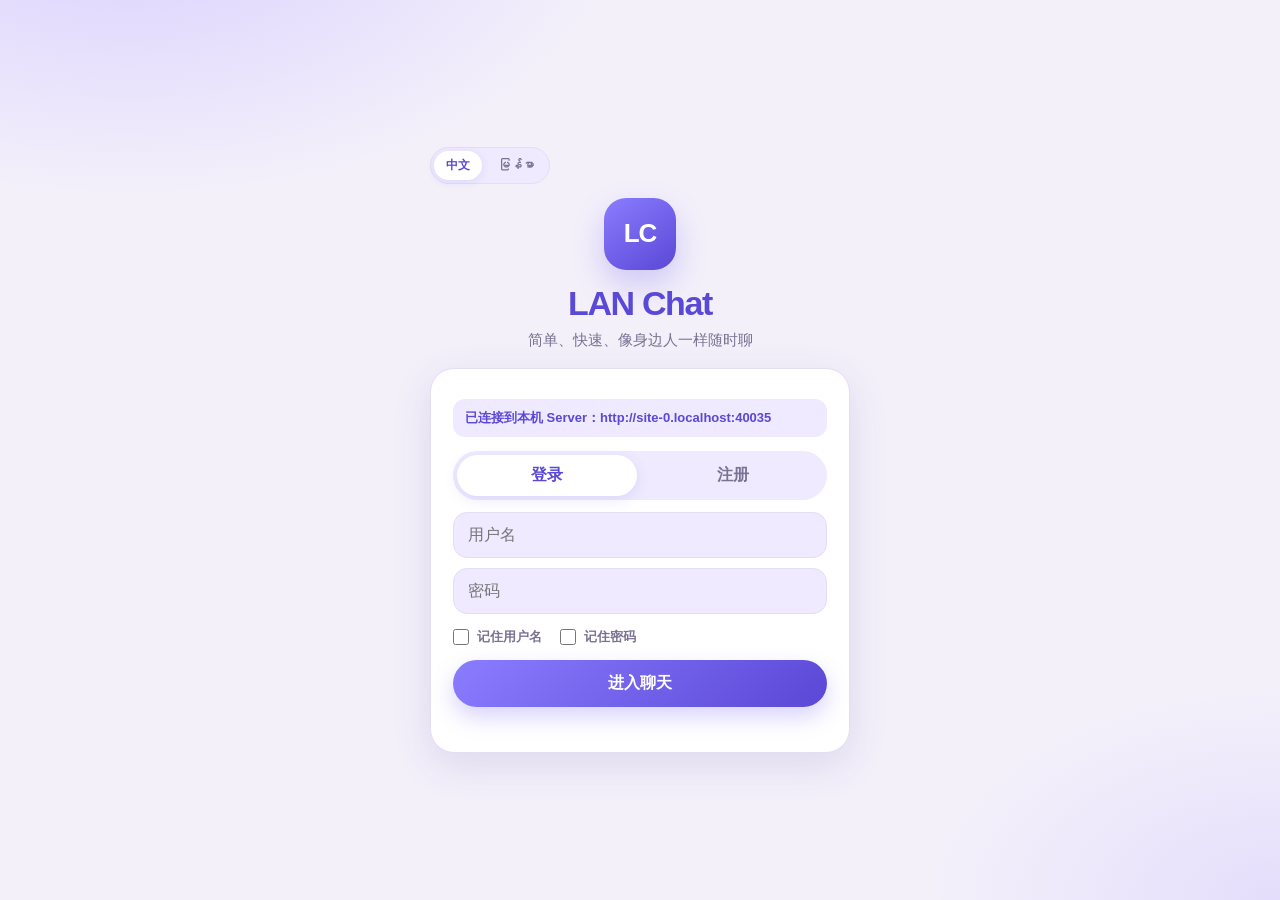
<file: client/ui/index.html>
<!DOCTYPE html>
<html lang="zh-CN">
<head>
  <meta charset="UTF-8" />
  <meta name="viewport" content="width=device-width, initial-scale=1, viewport-fit=cover" />
  <title>LAN Chat</title>
  <link rel="stylesheet" href="css/app.css" />
</head>
<body>
  <div id="app">
    <!-- Login -->
    <section id="view-setup" class="view view-setup">
      <div class="setup-shell">
        <div class="lang-switch setup-lang" role="group" aria-label="Language">
          <button type="button" data-lang="zh" class="active">中文</button>
          <button type="button" data-lang="my">မြန်မာ</button>
        </div>
        <div class="setup-hero">
          <div class="logo-mark" aria-hidden="true">LC</div>
          <h1 class="brand">LAN Chat</h1>
          <p class="subtitle" data-i18n="subtitle">简单、快速、像身边人一样随时聊</p>
        </div>
        <div class="setup-card">
          <div id="server-config-block">
            <label data-i18n="serverAddress">服务器地址</label>
            <input id="server-url" type="url" placeholder="http://192.168.1.100:8000" />
            <div class="row">
              <button id="btn-check" class="ghost" type="button" data-i18n="testConnection">测试连接</button>
              <span id="setup-status" class="status-pill disconnected">—</span>
            </div>
            <p class="hint" data-i18n="mobileHint">手机浏览器打开：http://服务器IP:8000</p>
          </div>
          <div id="server-embedded-hint" class="hint embedded-hint hidden"></div>
          <div class="tabs-mini">
            <button type="button" class="active" data-auth="login" data-i18n="login">登录</button>
            <button type="button" data-auth="register" data-i18n="register">注册</button>
          </div>
          <div id="auth-login">
            <input id="login-user" data-i18n-placeholder="username" placeholder="用户名" autocomplete="username" />
            <input id="login-pass" type="password" data-i18n-placeholder="password" placeholder="密码" autocomplete="current-password" />
            <div class="remember-row">
              <label class="check-label"><input id="remember-user" type="checkbox" /> <span data-i18n="rememberUser">记住用户名</span></label>
              <label class="check-label"><input id="remember-pass" type="checkbox" /> <span data-i18n="rememberPass">记住密码</span></label>
            </div>
            <button id="btn-login" class="btn-primary" type="button" data-i18n="enterChat">进入聊天</button>
          </div>
          <div id="auth-register" class="hidden">
            <input id="reg-user" data-i18n-placeholder="username" placeholder="用户名" />
            <input id="reg-name" data-i18n-placeholder="displayName" placeholder="显示名称" />
            <input id="reg-pass" type="password" data-i18n-placeholder="loginPassword" placeholder="登录密码（至少 6 位）" />
            <input id="reg-invite" type="password" data-i18n-placeholder="inviteCode" placeholder="注册邀请码" autocomplete="off" />
            <p class="hint" data-i18n="inviteHint">需要管理员提供的邀请码才能注册</p>
            <button id="btn-register" class="btn-primary" type="button" data-i18n="createAccount">创建账号</button>
          </div>
          <p id="setup-error" class="error"></p>
        </div>
      </div>
    </section>

    <div id="toast-host" class="toast-host" aria-live="polite"></div>

    <!-- Chat -->
    <section id="view-chat" class="view view-chat hidden">
      <div class="layout show-sidebar" id="main-layout">
        <aside class="sidebar">
          <div class="side-brand">
            <div class="side-brand-top">
              <div class="logo-mark sm">LC</div>
              <div>
                <div class="side-brand-name">LAN Chat</div>
                <span id="conn-status" class="status-pill connecting">—</span>
              </div>
            </div>
            <div class="side-actions">
              <div class="lang-switch side-lang" role="group">
                <button type="button" data-lang="zh" title="中文">中</button>
                <button type="button" data-lang="my" title="မြန်မာ">မ</button>
              </div>
              <button id="btn-new-group" class="icon-btn" type="button" data-i18n-title="newGroup" title="新建群聊">＋</button>
              <button id="btn-theme" class="icon-btn" type="button" data-i18n-title="theme" title="主题">◐</button>
              <button id="btn-logout" class="icon-btn" type="button" data-i18n-title="logout" title="退出">⎋</button>
            </div>
          </div>
          <div class="side-me">
            <div id="me-avatar" class="avatar"></div>
            <div class="side-me-text">
              <div id="me-name" class="me-name">—</div>
              <div class="me-sub" data-i18n="online">在线</div>
            </div>
          </div>
          <div class="side-section" id="section-users">
            <button type="button" class="side-title-btn" id="toggle-users" aria-expanded="true">
              <span class="side-title-left"><span data-i18n="contacts">联系人</span><span id="users-unread-badge" class="section-badge hidden">0</span></span>
              <span class="chevron" aria-hidden="true">▾</span>
            </button>
            <div id="user-list" class="list collapse-body"></div>
          </div>
          <div class="side-section grow" id="section-convs">
            <button type="button" class="side-title-btn" id="toggle-convs" aria-expanded="true">
              <span class="side-title-left"><span data-i18n="recentChats">最近聊天</span><span id="convs-unread-badge" class="section-badge hidden">0</span></span>
              <span class="chevron" aria-hidden="true">▾</span>
            </button>
            <div id="conv-list" class="list collapse-body"></div>
          </div>
        </aside>

        <main class="chat">
          <div id="chat-empty" class="chat-empty">
            <div class="empty-orb">💬</div>
            <h2 data-i18n="startChatTitle">开始一段对话</h2>
            <p data-i18n="startChatDesc">从左侧选择联系人或打开最近聊天</p>
            <button id="btn-toggle-sidebar" class="ghost mobile-only" type="button" data-i18n="openChatList">打开会话列表</button>
          </div>
          <div id="chat-active" class="hidden chat-active">
            <div class="chat-header">
              <div class="chat-header-main">
                <button id="btn-back-list" class="icon-btn mobile-only" type="button" data-i18n-aria="back" aria-label="返回">←</button>
                <div id="chat-peer-avatar" class="avatar"></div>
                <div class="chat-header-text">
                  <div id="chat-title" class="chat-title"></div>
                  <div id="chat-sub" class="chat-sub"></div>
                </div>
              </div>
              <div id="chat-actions" class="row"></div>
            </div>
            <div id="message-list" class="message-list"></div>
            <div id="upload-progress" class="progress hidden"><div id="upload-bar"></div></div>
            <div class="composer">
              <input id="file-input" type="file" class="hidden" />
              <button id="btn-attach" class="icon-btn attach" type="button" data-i18n-title="attach" title="发送图片/视频/文件">＋</button>
              <div class="composer-field">
                <input id="msg-input" type="text" data-i18n-placeholder="typeMessage" placeholder="输入消息…" autocomplete="off" />
              </div>
              <button id="btn-send" class="send-btn" type="button" data-i18n-title="send" data-i18n-aria="send" title="发送" aria-label="发送">➤</button>
            </div>
          </div>
        </main>
      </div>
    </section>
  </div>

  <dialog id="group-dialog">
    <form method="dialog" id="group-form">
      <h3 data-i18n="createGroup">新建群聊</h3>
      <input id="group-name" data-i18n-placeholder="groupName" placeholder="群名称" required />
      <div id="group-members" class="member-picks"></div>
      <div class="row end">
        <button value="cancel" class="ghost" data-i18n="cancel">取消</button>
        <button id="btn-create-group" class="btn-primary" value="default" data-i18n="create">创建</button>
      </div>
    </form>
  </dialog>

  <script src="js/i18n.js"></script>
  <script src="js/app.js"></script>
</body>
</html>
</file>
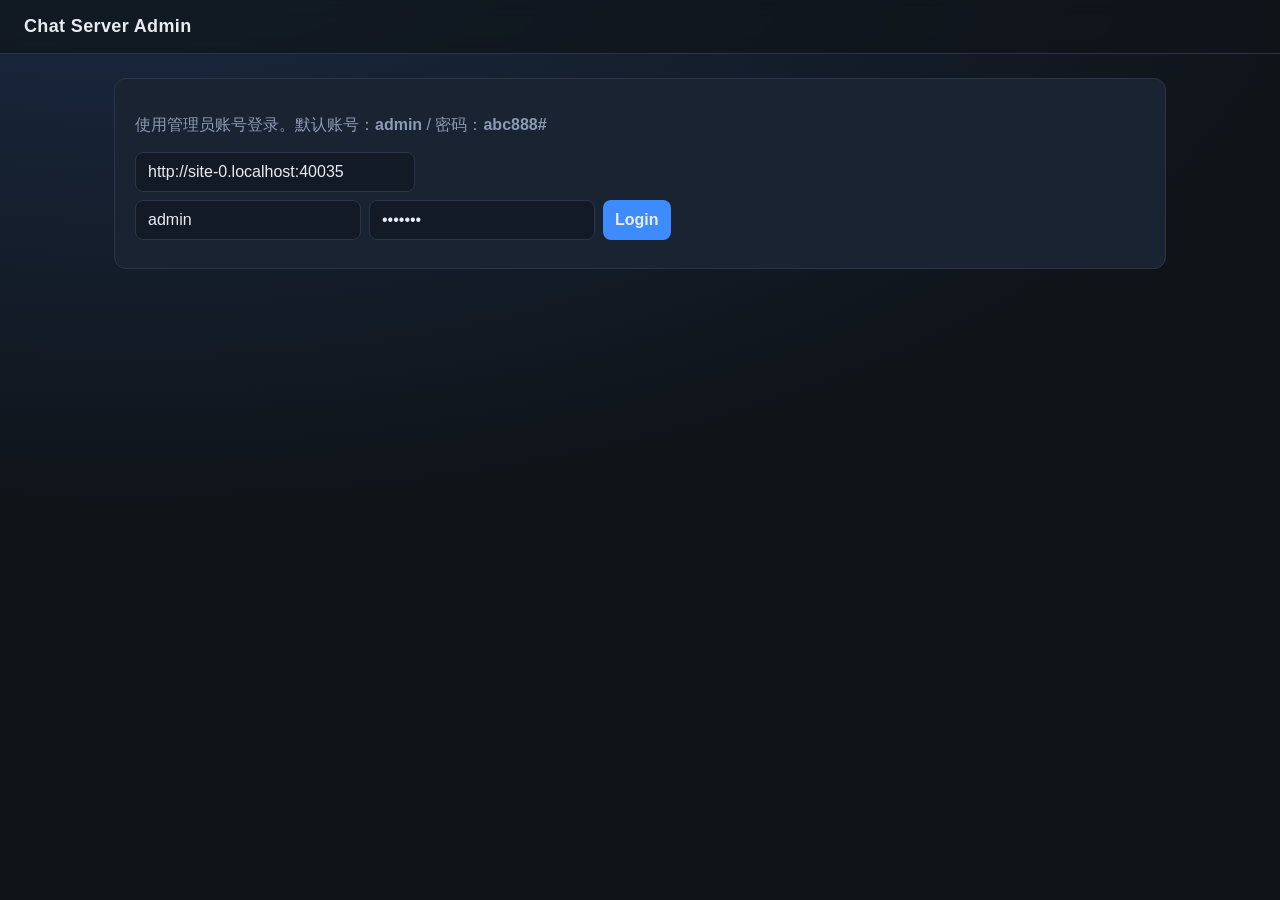
<file: server/admin/static/index.html>
<!DOCTYPE html>
<html lang="zh-CN">
<head>
  <meta charset="UTF-8" />
  <meta name="viewport" content="width=device-width, initial-scale=1" />
  <title>Chat Admin</title>
  <style>
    :root {
      --bg: #0f1419;
      --panel: #1a2332;
      --text: #e7ecf3;
      --muted: #8b9bb4;
      --accent: #3d8bfd;
      --border: #2a3548;
      --danger: #e35d6a;
      --ok: #3dd68c;
    }
    * { box-sizing: border-box; }
    body {
      margin: 0;
      font-family: "Segoe UI", "PingFang SC", "Microsoft YaHei", sans-serif;
      background: radial-gradient(1200px 600px at 10% -10%, #1b2a44, var(--bg));
      color: var(--text);
      min-height: 100vh;
    }
    header {
      display: flex; align-items: center; justify-content: space-between;
      padding: 16px 24px; border-bottom: 1px solid var(--border);
      background: rgba(15,20,25,.7); backdrop-filter: blur(8px);
      position: sticky; top: 0;
    }
    h1 { font-size: 18px; margin: 0; font-weight: 600; letter-spacing: .02em; }
    .wrap { max-width: 1100px; margin: 0 auto; padding: 24px; }
    .login-card, .panel {
      background: var(--panel); border: 1px solid var(--border); border-radius: 12px; padding: 20px;
    }
    .grid { display: grid; grid-template-columns: repeat(auto-fill,minmax(180px,1fr)); gap: 12px; margin: 16px 0 28px; }
    .stat { background: #121a26; border: 1px solid var(--border); border-radius: 10px; padding: 14px; }
    .stat .label { color: var(--muted); font-size: 12px; }
    .stat .value { font-size: 22px; margin-top: 6px; font-weight: 600; }
    input, select, button, textarea {
      font: inherit; border-radius: 8px; border: 1px solid var(--border);
      background: #121a26; color: var(--text); padding: 10px 12px;
    }
    button { background: var(--accent); border: none; cursor: pointer; font-weight: 600; }
    button.secondary { background: #243147; }
    button.danger { background: var(--danger); }
    .row { display: flex; gap: 8px; flex-wrap: wrap; margin: 8px 0; }
    table { width: 100%; border-collapse: collapse; font-size: 13px; }
    th, td { text-align: left; padding: 10px 8px; border-bottom: 1px solid var(--border); }
    th { color: var(--muted); font-weight: 500; }
    .tabs { display: flex; gap: 8px; margin-bottom: 16px; flex-wrap: wrap; }
    .tabs button { background: #243147; }
    .tabs button.active { background: var(--accent); }
    .hidden { display: none; }
    .muted { color: var(--muted); }
    .dot { display:inline-block; width:8px; height:8px; border-radius:50%; margin-right:6px; background: var(--muted); }
    .dot.on { background: var(--ok); }
    #err { color: var(--danger); margin-top: 8px; }
  </style>
</head>
<body>
  <header>
    <h1>Chat Server Admin</h1>
    <div id="header-user" class="muted"></div>
  </header>
  <div class="wrap">
    <div id="login-view" class="login-card">
      <p class="muted">使用管理员账号登录。默认账号：<b>admin</b> / 密码：<b>abc888#</b></p>
      <div class="row">
        <input id="server" placeholder="Server URL" value="" style="min-width:280px" />
      </div>
      <div class="row">
        <input id="username" placeholder="Username" value="admin" />
        <input id="password" type="password" placeholder="Password" value="abc888#" />
        <button id="btn-login">Login</button>
      </div>
      <div id="err"></div>
    </div>

    <div id="dash-view" class="hidden">
      <div class="tabs">
        <button class="active" data-tab="stats">Status</button>
        <button data-tab="users">Users</button>
        <button data-tab="groups">Groups</button>
        <button data-tab="messages">Messages Meta</button>
        <button data-tab="files">Files</button>
        <button data-tab="logs">Login Logs</button>
        <button class="secondary" id="btn-logout">Logout</button>
      </div>
      <div id="tab-stats" class="panel">
        <div class="grid" id="stats-grid"></div>
      </div>
      <div id="tab-users" class="panel hidden">
        <div class="row">
          <input id="nu-user" placeholder="username" />
          <input id="nu-pass" placeholder="password" type="password" />
          <input id="nu-name" placeholder="display name" />
          <select id="nu-role"><option value="user">user</option><option value="admin">admin</option></select>
          <button id="btn-create-user">Create User</button>
        </div>
        <table><thead><tr><th>ID</th><th>User</th><th>Name</th><th>Role</th><th>Status</th><th>Online</th><th>Actions</th></tr></thead><tbody id="users-body"></tbody></table>
      </div>
      <div id="tab-groups" class="panel hidden">
        <div class="row">
          <input id="ng-name" placeholder="group name" />
          <button id="btn-create-group">Create Group</button>
        </div>
        <table><thead><tr><th>ID</th><th>Title</th><th>Owner</th><th>Members</th><th>Updated</th></tr></thead><tbody id="groups-body"></tbody></table>
      </div>
      <div id="tab-messages" class="panel hidden">
        <pre id="messages-meta" class="muted" style="white-space:pre-wrap"></pre>
      </div>
      <div id="tab-files" class="panel hidden">
        <table><thead><tr><th>ID</th><th>Filename</th><th>Size</th><th>Sender</th><th>Created</th></tr></thead><tbody id="files-body"></tbody></table>
      </div>
      <div id="tab-logs" class="panel hidden">
        <table><thead><tr><th>Time</th><th>User</th><th>Action</th><th>Detail</th><th>IP</th></tr></thead><tbody id="logs-body"></tbody></table>
      </div>
    </div>
  </div>
  <script>
    const state = { token: localStorage.getItem("admin_token") || "", base: localStorage.getItem("admin_base") || location.origin };
    document.getElementById("server").value = state.base;

    function showErr(msg) { document.getElementById("err").textContent = msg || ""; }

    async function api(path, opts = {}) {
      const headers = Object.assign({ "Content-Type": "application/json" }, opts.headers || {});
      if (state.token) headers.Authorization = "Bearer " + state.token;
      const res = await fetch(state.base.replace(/\/$/, "") + path, { ...opts, headers });
      const data = await res.json().catch(() => ({}));
      if (!res.ok) throw new Error(data.detail || res.statusText);
      return data;
    }

    function fmtBytes(n) {
      if (n < 1024) return n + " B";
      if (n < 1048576) return (n/1024).toFixed(1) + " KB";
      if (n < 1073741824) return (n/1048576).toFixed(1) + " MB";
      return (n/1073741824).toFixed(2) + " GB";
    }

    async function refreshStats() {
      const s = await api("/api/admin/stats");
      const items = [
        ["Status", s.server_status],
        ["CPU", s.cpu_percent + "%"],
        ["RAM", s.ram.percent + "%"],
        ["Disk", s.disk.percent + "%"],
        ["Online", s.online_users],
        ["Users", s.total_users],
        ["Groups", s.groups],
        ["Msg Today", s.messages_today],
        ["Files Today", s.files_today],
        ["DB Size", fmtBytes(s.database_size)],
      ];
      document.getElementById("stats-grid").innerHTML = items.map(([l,v]) =>
        `<div class="stat"><div class="label">${l}</div><div class="value">${v}</div></div>`
      ).join("");
    }

    async function refreshUsers() {
      const users = await api("/api/admin/users");
      document.getElementById("users-body").innerHTML = users.map(u => `
        <tr>
          <td>${u.id}</td>
          <td>${escapeHtml(u.username)}</td>
          <td>${escapeHtml(u.display_name)}</td>
          <td>${u.role}</td>
          <td>${u.status}</td>
          <td><span class="dot ${u.online?'on':''}"></span>${u.online?'yes':'no'}</td>
          <td class="row">
            <button class="secondary" onclick="toggleDisable(${u.id}, '${u.status}')">${u.status==='active'?'Disable':'Enable'}</button>
            <button class="secondary" onclick="resetPwd(${u.id})">Reset PW</button>
            <button class="danger" onclick="delUser(${u.id})">Delete</button>
          </td>
        </tr>`).join("");
    }

    async function refreshGroups() {
      const groups = await api("/api/admin/groups");
      document.getElementById("groups-body").innerHTML = groups.map(g => `
        <tr><td>${g.id}</td><td>${escapeHtml(g.title||'')}</td><td>${g.owner_id||''}</td><td>${g.member_count||0}</td><td>${g.updated_at||''}</td></tr>
      `).join("");
    }

    async function refreshMessages() {
      const meta = await api("/api/admin/messages/meta");
      document.getElementById("messages-meta").textContent = JSON.stringify(meta, null, 2);
    }

    async function refreshFiles() {
      const files = await api("/api/admin/files");
      document.getElementById("files-body").innerHTML = files.map(f => `
        <tr><td>${f.id}</td><td>${escapeHtml(f.filename)}</td><td>${fmtBytes(f.size)}</td><td>${f.sender_id}</td><td>${f.created_at}</td></tr>
      `).join("");
    }

    async function refreshLogs() {
      const logs = await api("/api/admin/logs");
      document.getElementById("logs-body").innerHTML = logs.map(l => `
        <tr><td>${l.created_at}</td><td>${l.user_id||''}</td><td>${escapeHtml(l.action)}</td><td>${escapeHtml(l.detail||'')}</td><td>${l.ip||''}</td></tr>
      `).join("");
    }

    function escapeHtml(s) {
      return String(s).replace(/[&<>"']/g, c => ({'&':'&amp;','<':'&lt;','>':'&gt;','"':'&quot;',"'":'&#39;'}[c]));
    }

    window.toggleDisable = async (id, status) => {
      await api(`/api/admin/users/${id}`, { method: "PATCH", body: JSON.stringify({ status: status === "active" ? "disabled" : "active" }) });
      refreshUsers();
    };
    window.resetPwd = async (id) => {
      const password = prompt("New password:");
      if (!password) return;
      await api(`/api/admin/users/${id}/reset-password`, { method: "POST", body: JSON.stringify({ password }) });
      alert("Password reset");
    };
    window.delUser = async (id) => {
      if (!confirm("Delete user " + id + "? This cannot be undone.")) return;
      try {
        await api(`/api/admin/users/${id}`, { method: "DELETE" });
        await refreshUsers();
      } catch (e) {
        alert(e.message || String(e));
      }
    };

    function showDash() {
      document.getElementById("login-view").classList.add("hidden");
      document.getElementById("dash-view").classList.remove("hidden");
      refreshStats(); refreshUsers();
    }

    document.getElementById("btn-login").onclick = async () => {
      try {
        showErr("");
        state.base = document.getElementById("server").value.trim().replace(/\/$/, "");
        const body = {
          username: document.getElementById("username").value.trim(),
          password: document.getElementById("password").value,
        };
        const res = await fetch(state.base + "/api/auth/login", {
          method: "POST", headers: { "Content-Type": "application/json" }, body: JSON.stringify(body)
        });
        const data = await res.json();
        if (!res.ok) throw new Error(data.detail || "Login failed");
        if (data.user.role !== "admin") throw new Error("Not an admin account");
        state.token = data.access_token;
        localStorage.setItem("admin_token", state.token);
        localStorage.setItem("admin_base", state.base);
        document.getElementById("header-user").textContent = data.user.display_name + " (admin)";
        showDash();
      } catch (e) { showErr(e.message); }
    };

    document.getElementById("btn-logout").onclick = () => {
      state.token = ""; localStorage.removeItem("admin_token");
      location.reload();
    };

    document.getElementById("btn-create-user").onclick = async () => {
      await api("/api/admin/users", {
        method: "POST",
        body: JSON.stringify({
          username: document.getElementById("nu-user").value.trim(),
          password: document.getElementById("nu-pass").value,
          display_name: document.getElementById("nu-name").value.trim(),
          role: document.getElementById("nu-role").value,
        }),
      });
      refreshUsers();
    };

    document.getElementById("btn-create-group").onclick = async () => {
      await api("/api/admin/groups", {
        method: "POST",
        body: JSON.stringify({ group_name: document.getElementById("ng-name").value.trim(), member_ids: [] }),
      });
      refreshGroups();
    };

    document.querySelectorAll(".tabs button[data-tab]").forEach(btn => {
      btn.onclick = () => {
        document.querySelectorAll(".tabs button[data-tab]").forEach(b => b.classList.remove("active"));
        btn.classList.add("active");
        ["stats","users","groups","messages","files","logs"].forEach(t => {
          document.getElementById("tab-" + t).classList.toggle("hidden", t !== btn.dataset.tab);
        });
        if (btn.dataset.tab === "stats") refreshStats();
        if (btn.dataset.tab === "users") refreshUsers();
        if (btn.dataset.tab === "groups") refreshGroups();
        if (btn.dataset.tab === "messages") refreshMessages();
        if (btn.dataset.tab === "files") refreshFiles();
        if (btn.dataset.tab === "logs") refreshLogs();
      };
    });

    if (state.token) {
      api("/api/users/me").then(u => {
        if (u.role !== "admin") throw new Error("not admin");
        document.getElementById("header-user").textContent = u.display_name + " (admin)";
        showDash();
      }).catch(() => { state.token = ""; localStorage.removeItem("admin_token"); });
    }
  </script>
</body>
</html>
</file>
<file: client/ui/css/app.css>
:root {
  --viber: #7360f2;
  --viber-deep: #5a48d6;
  --viber-soft: #efeaff;
  --viber-glow: rgba(115, 96, 242, 0.28);
  --bg: #f3f0fa;
  --panel: #ffffff;
  --sidebar: #ffffff;
  --chat-bg: #ebe6f7;
  --text: #1f1633;
  --muted: #7a7193;
  --border: #e4ddf3;
  --mine: #7360f2;
  --mine-text: #ffffff;
  --theirs: #ffffff;
  --theirs-text: #1f1633;
  --danger: #e5484d;
  --ok: #22c55e;
  --warn: #f59e0b;
  --shadow: 0 12px 40px rgba(70, 45, 140, 0.12);
  --radius: 18px;
  --font: "Candara", "Segoe UI", "Myanmar Text", "Pyidaungsu", "Noto Sans Myanmar", "PingFang SC", "Microsoft YaHei", sans-serif;
}

html[data-lang="my"] body {
  line-height: 1.55;
  letter-spacing: 0.01em;
}

.lang-switch {
  display: inline-flex;
  gap: 4px;
  padding: 3px;
  border-radius: 999px;
  background: var(--viber-soft);
  border: 1px solid var(--border);
}
.lang-switch button {
  border: none;
  border-radius: 999px;
  padding: 6px 12px;
  background: transparent;
  color: var(--muted);
  font: inherit;
  font-size: 12px;
  font-weight: 700;
  cursor: pointer;
}
.lang-switch button.active {
  background: var(--panel);
  color: var(--viber-deep);
  box-shadow: 0 2px 8px rgba(90, 72, 214, 0.12);
}
.setup-lang {
  justify-content: center;
  margin: 0 auto 14px;
  width: fit-content;
}
.side-lang button {
  padding: 4px 8px;
  min-width: 28px;
}

html[data-theme="dark"] {
  --bg: #151221;
  --panel: #1d1830;
  --sidebar: #1a152b;
  --chat-bg: #12101c;
  --text: #f2edff;
  --muted: #a89bc4;
  --border: #2f2748;
  --mine: #8b7cff;
  --mine-text: #fff;
  --theirs: #2a2340;
  --theirs-text: #f2edff;
  --shadow: 0 12px 40px rgba(0, 0, 0, 0.4);
  --viber-soft: #2a2348;
}

* { box-sizing: border-box; }
html, body { height: 100%; margin: 0; }
body {
  font-family: var(--font);
  color: var(--text);
  background:
    radial-gradient(900px 520px at 10% -10%, #d9d0ff 0%, transparent 55%),
    radial-gradient(700px 420px at 100% 100%, #c8b8ff55 0%, transparent 50%),
    var(--bg);
}

#app { height: 100%; }
.view { height: 100%; }
.hidden { display: none !important; }

/* —— Login (Viber splash vibe) —— */
.view-setup {
  display: grid;
  place-items: center;
  padding: 24px;
}
.setup-shell { width: min(420px, 100%); }
.setup-hero {
  text-align: center;
  margin-bottom: 18px;
  animation: rise .55s ease both;
}
.logo-mark {
  width: 72px; height: 72px; margin: 0 auto 14px;
  border-radius: 22px;
  display: grid; place-items: center;
  font-weight: 800; font-size: 26px; color: #fff;
  background: linear-gradient(145deg, #8b7cff, var(--viber-deep));
  box-shadow: 0 14px 30px var(--viber-glow);
  letter-spacing: -0.04em;
}
.logo-mark.sm {
  width: 42px; height: 42px; margin: 0; font-size: 15px; border-radius: 14px;
  box-shadow: 0 8px 18px var(--viber-glow);
}
.brand {
  margin: 0;
  font-size: 34px;
  font-weight: 800;
  letter-spacing: -0.04em;
  color: var(--viber-deep);
}
html[data-theme="dark"] .brand { color: #cfc4ff; }
.subtitle {
  color: var(--muted);
  margin: 8px 0 0;
  font-size: 15px;
}
.setup-card {
  background: var(--panel);
  border: 1px solid var(--border);
  border-radius: 24px;
  padding: 22px;
  box-shadow: var(--shadow);
  animation: rise .55s ease .05s both;
}
@keyframes rise {
  from { opacity: 0; transform: translateY(10px); }
  to { opacity: 1; transform: none; }
}

label { display: block; font-size: 12px; color: var(--muted); margin-bottom: 6px; font-weight: 600; }
input[type="text"], input[type="password"], input[type="url"], input:not([type]) {
  width: 100%;
  padding: 13px 14px;
  border-radius: 14px;
  border: 1px solid var(--border);
  background: var(--viber-soft);
  color: var(--text);
  margin-bottom: 10px;
  font: inherit;
  outline: none;
  transition: border-color .15s, box-shadow .15s;
}
input:focus {
  border-color: var(--viber);
  box-shadow: 0 0 0 3px var(--viber-glow);
  background: var(--panel);
}
button, .btn-primary, .ghost, .icon-btn, .send-btn {
  font: inherit;
  cursor: pointer;
  border: none;
}
.btn-primary {
  width: 100%;
  border-radius: 999px;
  padding: 13px 18px;
  background: linear-gradient(135deg, #8b7cff, var(--viber-deep));
  color: #fff;
  font-weight: 700;
  box-shadow: 0 10px 22px var(--viber-glow);
}
.btn-primary:hover { filter: brightness(1.05); }
.ghost {
  border-radius: 999px;
  padding: 10px 14px;
  background: transparent;
  color: var(--viber-deep);
  border: 1px solid var(--border);
  font-weight: 600;
}
html[data-theme="dark"] .ghost { color: #cfc4ff; }
.ghost:hover { background: var(--viber-soft); }
.row { display: flex; gap: 8px; align-items: center; flex-wrap: wrap; }
.row.end { justify-content: flex-end; }
.tabs-mini {
  display: grid;
  grid-template-columns: 1fr 1fr;
  gap: 6px;
  margin: 14px 0 12px;
  padding: 4px;
  border-radius: 999px;
  background: var(--viber-soft);
}
.tabs-mini button {
  border-radius: 999px;
  padding: 10px;
  background: transparent;
  color: var(--muted);
  font-weight: 700;
}
.tabs-mini button.active {
  background: var(--panel);
  color: var(--viber-deep);
  box-shadow: 0 4px 14px rgba(90, 72, 214, 0.12);
}
.remember-row {
  display: flex;
  flex-wrap: wrap;
  gap: 14px 18px;
  margin: 4px 0 14px;
}
.check-label {
  display: inline-flex;
  align-items: center;
  gap: 8px;
  margin: 0;
  font-size: 13px;
  color: var(--muted);
  font-weight: 600;
  cursor: pointer;
  user-select: none;
}
.check-label input {
  width: 16px;
  height: 16px;
  margin: 0;
  accent-color: var(--viber);
  cursor: pointer;
}
.error { color: var(--danger); min-height: 1.2em; font-size: 13px; margin: 8px 0 0; }
.hint { color: var(--muted); font-size: 13px; margin: 8px 0 0; line-height: 1.4; }
.embedded-hint {
  margin-bottom: 8px;
  padding: 10px 12px;
  border-radius: 12px;
  background: var(--viber-soft);
  color: var(--viber-deep);
  font-weight: 600;
}

.status-pill {
  display: inline-flex;
  align-items: center;
  gap: 6px;
  font-size: 11px;
  padding: 3px 9px;
  border-radius: 999px;
  background: rgba(127,127,127,.08);
  color: var(--muted);
  font-weight: 600;
}
.status-pill::before {
  content: "";
  width: 7px; height: 7px; border-radius: 50%;
  background: var(--muted);
}
.status-pill.connected { color: var(--ok); background: rgba(34,197,94,.12); }
.status-pill.connected::before { background: var(--ok); }
.status-pill.connecting, .status-pill.reconnecting { color: var(--warn); background: rgba(245,158,11,.12); }
.status-pill.connecting::before, .status-pill.reconnecting::before { background: var(--warn); }
.status-pill.disconnected { color: var(--danger); background: rgba(229,72,77,.12); }
.status-pill.disconnected::before { background: var(--danger); }

/* —— Main chat shell —— */
.view-chat { background: transparent; }
.layout {
  display: grid;
  grid-template-columns: 320px 1fr;
  height: 100%;
  max-width: 1280px;
  margin: 0 auto;
  background: var(--panel);
  box-shadow: var(--shadow);
  overflow: hidden;
  min-height: 0;
}
@media (min-width: 1100px) {
  .layout {
    height: calc(100% - 28px);
    margin-top: 14px;
    border-radius: 24px;
    border: 1px solid var(--border);
  }
}

.sidebar {
  background: var(--sidebar);
  border-right: 1px solid var(--border);
  display: flex;
  flex-direction: column;
  overflow: hidden;
}
.side-brand {
  padding: 16px 14px 10px;
  background: linear-gradient(180deg, var(--viber-soft), transparent);
}
.side-brand-top { display: flex; align-items: center; gap: 10px; }
.side-brand-name { font-weight: 800; font-size: 16px; letter-spacing: -0.02em; }
.side-actions { display: flex; gap: 6px; margin-top: 12px; }
.icon-btn {
  width: 36px; height: 36px;
  border-radius: 12px;
  display: inline-grid; place-items: center;
  background: var(--panel);
  border: 1px solid var(--border);
  color: var(--viber-deep);
  font-size: 16px;
  font-weight: 700;
}
.icon-btn:hover { background: var(--viber-soft); }
.side-me {
  display: flex; align-items: center; gap: 10px;
  padding: 8px 14px 12px;
}
.side-me-text { min-width: 0; }
.me-name { font-weight: 700; font-size: 14px; overflow: hidden; text-overflow: ellipsis; white-space: nowrap; }
.me-sub { font-size: 12px; color: var(--ok); font-weight: 600; }

.avatar {
  width: 44px; height: 44px; border-radius: 50%;
  display: grid; place-items: center;
  color: #fff; font-weight: 800; font-size: 15px;
  background: linear-gradient(145deg, #9b8cff, #5a48d6);
  flex-shrink: 0;
  position: relative;
  box-shadow: inset 0 -2px 0 rgba(0,0,0,.08);
}
.avatar.sm { width: 40px; height: 40px; font-size: 14px; }
.avatar .presence {
  position: absolute; right: 1px; bottom: 1px;
  width: 11px; height: 11px; border-radius: 50%;
  background: #b0a8c4; border: 2px solid var(--panel);
}
.avatar .presence.on { background: var(--ok); }

.side-section { padding: 4px 10px 10px; overflow: auto; display: flex; flex-direction: column; min-height: 0; }
.side-section.grow { flex: 1; min-height: 0; }
.side-section.collapsed {
  flex: 0 0 auto;
  overflow: visible;
}
.side-section.collapsed .collapse-body {
  display: none;
}
.side-title {
  font-size: 11px;
  text-transform: uppercase;
  letter-spacing: .1em;
  color: var(--muted);
  margin: 8px 6px 8px;
  font-weight: 700;
}
.side-title-btn {
  width: 100%;
  display: flex;
  align-items: center;
  justify-content: space-between;
  gap: 8px;
  margin: 4px 0 6px;
  padding: 8px 10px;
  border: none;
  border-radius: 12px;
  background: transparent;
  color: var(--muted);
  font: inherit;
  font-size: 11px;
  font-weight: 800;
  letter-spacing: .1em;
  text-transform: uppercase;
  cursor: pointer;
}
.side-title-btn:hover {
  background: var(--viber-soft);
  color: var(--viber-deep);
}
.side-title-btn .chevron {
  font-size: 12px;
  transition: transform .18s ease;
  color: var(--viber);
}
.side-section.collapsed .side-title-btn .chevron {
  transform: rotate(-90deg);
}
.collapse-body {
  flex: 1;
  min-height: 0;
  overflow: auto;
}
.list { display: flex; flex-direction: column; gap: 2px; }
.list-item {
  display: flex;
  align-items: center;
  gap: 10px;
  padding: 10px;
  border-radius: 16px;
  cursor: pointer;
  transition: background .15s;
}
.list-item:hover { background: var(--viber-soft); }
.list-item.active {
  background: linear-gradient(90deg, #ebe4ff, #f6f3ff);
}
html[data-theme="dark"] .list-item.active {
  background: linear-gradient(90deg, #2c2550, #231e3d);
}
.list-item .body { flex: 1; min-width: 0; }
.list-item .name {
  font-weight: 700; font-size: 14px;
  display: flex; justify-content: space-between; gap: 8px;
}
.list-item .meta {
  font-size: 12px; color: var(--muted);
  white-space: nowrap; overflow: hidden; text-overflow: ellipsis;
  margin-top: 2px;
}
.list-item .time { font-size: 11px; color: var(--muted); font-weight: 600; flex-shrink: 0; }
.toast-host {
  position: fixed;
  left: 50%;
  top: 18px;
  right: auto;
  bottom: auto;
  transform: translateX(-50%);
  z-index: 9999;
  display: flex;
  flex-direction: column;
  gap: 10px;
  pointer-events: none;
  max-width: min(420px, calc(100vw - 24px));
  width: min(420px, calc(100vw - 24px));
}
.side-title-left {
  display: inline-flex;
  align-items: center;
  gap: 8px;
  min-width: 0;
}
.section-badge {
  min-width: 18px;
  height: 18px;
  padding: 0 6px;
  border-radius: 999px;
  background: var(--viber);
  color: #fff;
  font-size: 11px;
  font-weight: 800;
  letter-spacing: 0;
  text-transform: none;
  display: inline-flex;
  align-items: center;
  justify-content: center;
}
.toast {
  pointer-events: auto;
  display: flex;
  gap: 10px;
  align-items: flex-start;
  padding: 12px 14px;
  border-radius: 16px;
  background: var(--panel);
  border: 1px solid var(--border);
  box-shadow: 0 12px 32px rgba(70, 45, 140, 0.22);
  cursor: pointer;
  animation: toast-in .22s ease;
}
.toast:hover { border-color: var(--viber); }
.toast-title { font-weight: 800; font-size: 13px; color: var(--viber-deep); }
.toast-body {
  font-size: 13px;
  color: var(--text);
  margin-top: 2px;
  overflow: hidden;
  text-overflow: ellipsis;
  white-space: nowrap;
  max-width: 260px;
}
.toast-dot {
  width: 10px; height: 10px; border-radius: 50%;
  background: var(--viber);
  margin-top: 4px;
  flex-shrink: 0;
  box-shadow: 0 0 0 4px var(--viber-glow);
}
@keyframes toast-in {
  from { opacity: 0; transform: translateY(12px) scale(.96); }
  to { opacity: 1; transform: none; }
}
.list-item.has-unread .name span:first-child {
  color: var(--viber-deep);
  font-weight: 800;
}
.list-item.has-new {
  animation: pulse-new 1.2s ease 2;
  background: color-mix(in srgb, var(--viber) 14%, transparent);
}
@keyframes pulse-new {
  0%, 100% { box-shadow: none; }
  50% { box-shadow: inset 0 0 0 1px var(--viber); }
}
.badge {
  min-width: 20px; height: 20px; padding: 0 6px;
  border-radius: 999px;
  background: var(--viber);
  color: #fff; font-size: 11px; font-weight: 700;
  display: inline-flex; align-items: center; justify-content: center;
  box-shadow: 0 0 0 0 rgba(115, 96, 242, 0.55);
  animation: badge-pop .35s ease;
}
@keyframes badge-pop {
  from { transform: scale(.6); }
  to { transform: scale(1); }
}

@media (max-width: 800px) {
  .toast-host {
    top: 12px;
    left: 12px;
    right: 12px;
    transform: none;
    max-width: none;
    width: auto;
  }
}

.chat {
  display: flex;
  flex-direction: column;
  min-width: 0;
  min-height: 0;
  height: 100%;
  overflow: hidden;
  background:
    radial-gradient(circle at 20% 10%, rgba(115,96,242,.08), transparent 40%),
    radial-gradient(circle at 80% 90%, rgba(115,96,242,.07), transparent 35%),
    var(--chat-bg);
}
.chat-empty {
  margin: auto;
  text-align: center;
  color: var(--muted);
  padding: 24px;
}
.chat-empty h2 { margin: 8px 0 6px; color: var(--text); font-size: 22px; }
.chat-empty p { margin: 0; }
.empty-orb {
  width: 72px; height: 72px; margin: 0 auto;
  border-radius: 24px;
  display: grid; place-items: center;
  background: var(--panel);
  box-shadow: var(--shadow);
  font-size: 30px;
}
.chat-active {
  display: flex;
  flex-direction: column;
  flex: 1;
  height: 100%;
  min-height: 0;
  overflow: hidden;
}
.chat-active.hidden {
  display: none !important;
}
.chat-header {
  display: flex;
  justify-content: space-between;
  align-items: center;
  padding: 12px 16px;
  background: color-mix(in srgb, var(--panel) 88%, transparent);
  backdrop-filter: blur(10px);
  border-bottom: 1px solid var(--border);
  flex-shrink: 0;
}
.chat-header-main { display: flex; align-items: center; gap: 10px; min-width: 0; }
.chat-header-text { min-width: 0; }
.chat-title {
  font-weight: 800; font-size: 16px;
  white-space: nowrap; overflow: hidden; text-overflow: ellipsis;
}
.chat-sub { color: var(--muted); font-size: 12px; margin-top: 2px; font-weight: 600; }
.chat-sub.online { color: var(--ok); }

.message-list {
  flex: 1 1 auto;
  min-height: 0;
  overflow-x: hidden;
  overflow-y: auto;
  padding: 18px 16px 8px;
  display: flex;
  flex-direction: column;
  gap: 8px;
  overscroll-behavior: contain;
}
.bubble {
  max-width: min(78%, 460px);
  padding: 10px 12px 8px;
  border-radius: 18px 18px 18px 6px;
  background: var(--theirs);
  color: var(--theirs-text);
  align-self: flex-start;
  box-shadow: 0 4px 14px rgba(50, 30, 100, 0.06);
  animation: pop .18s ease;
  /* 禁止被 flex 压缩，否则消息多时 overflow 会裁切文字 */
  flex-shrink: 0;
  overflow: hidden;
  min-height: min-content;
}
.bubble.mine {
  align-self: flex-end;
  background: var(--mine);
  color: var(--mine-text);
  border-radius: 18px 18px 6px 18px;
  box-shadow: 0 8px 18px var(--viber-glow);
}
.bubble.system {
  align-self: center;
  background: transparent;
  box-shadow: none;
  color: var(--muted);
  font-size: 12px;
  padding: 4px 10px;
}
@keyframes pop {
  from { opacity: 0; transform: translateY(6px) scale(.98); }
  to { opacity: 1; transform: none; }
}
.bubble .sender { font-size: 11px; opacity: .75; margin-bottom: 4px; font-weight: 700; }
.bubble .body {
  white-space: pre-wrap;
  overflow-wrap: anywhere;
  word-break: break-word;
  line-height: 1.45;
  font-size: 14.5px;
}
.bubble .meta {
  margin-top: 5px; font-size: 11px; opacity: .75;
  display: flex; gap: 8px; justify-content: flex-end; align-items: center;
}
.bubble.mine .meta { color: rgba(255,255,255,.85); }
.ticks { letter-spacing: -1px; font-weight: 700; }
.ticks.read { color: #d9cfff; filter: drop-shadow(0 0 2px #fff); opacity: 1; }
.bubble img.preview {
  max-width: min(260px, 72vw);
  max-height: 280px;
  border-radius: 12px;
  display: block;
  margin-top: 4px;
  cursor: pointer;
}
.media-wrap {
  display: flex;
  flex-direction: column;
  gap: 8px;
  width: min(280px, 70vw);
  max-width: 100%;
}
.video-player {
  width: 100%;
  max-width: min(280px, 70vw);
  height: auto;
  max-height: 220px;
  border-radius: 12px;
  background: #000;
  display: block;
  object-fit: contain;
}
.audio-player { width: min(260px, 70vw); margin-top: 4px; }
.file-card {
  display: flex; align-items: center; gap: 10px;
  padding: 10px 12px; border-radius: 12px;
  margin-top: 4px;
  background: rgba(255,255,255,.14);
  border: 1px solid rgba(255,255,255,.18);
  min-width: 200px;
}
.file-card.compact { padding: 8px 10px; }
.bubble:not(.mine) .file-card {
  background: var(--viber-soft);
  border-color: var(--border);
  color: var(--text);
}
.file-icon { font-size: 22px; }
.file-info { flex: 1; min-width: 0; }
.file-name {
  font-weight: 700;
  white-space: nowrap;
  overflow: hidden;
  text-overflow: ellipsis;
}
.file-card a, .file-dl { color: inherit; font-weight: 700; text-decoration: none; flex-shrink: 0; }
.file-card a:hover, .file-dl:hover { text-decoration: underline; }

.composer {
  display: flex;
  gap: 8px;
  align-items: center;
  flex-shrink: 0;
  position: relative;
  z-index: 2;
  padding: 10px 12px calc(12px + env(safe-area-inset-bottom, 0px));
  background: color-mix(in srgb, var(--panel) 96%, transparent);
  border-top: 1px solid var(--border);
}
.progress {
  height: 3px;
  background: var(--border);
  margin: 0 16px;
  border-radius: 999px;
  overflow: hidden;
  flex-shrink: 0;
}
.progress.hidden { display: none !important; }
.composer .attach { font-size: 22px; border-radius: 50%; width: 42px; height: 42px; }
.composer-field {
  flex: 1;
  background: var(--viber-soft);
  border-radius: 999px;
  border: 1px solid var(--border);
  padding: 0 4px;
}
.composer-field input {
  margin: 0;
  background: transparent;
  border: none;
  box-shadow: none;
  padding: 12px 14px;
}
.composer-field input:focus { box-shadow: none; background: transparent; }
.send-btn {
  width: 46px; height: 46px; border-radius: 50%;
  background: linear-gradient(145deg, #8b7cff, var(--viber-deep));
  color: #fff;
  font-size: 18px;
  box-shadow: 0 10px 20px var(--viber-glow);
  display: grid; place-items: center;
}
.send-btn:hover { filter: brightness(1.06); }

#upload-bar {
  height: 100%; width: 0%;
  background: linear-gradient(90deg, #8b7cff, var(--viber));
  transition: width .15s linear;
}

dialog {
  border: 1px solid var(--border);
  border-radius: 20px;
  padding: 20px;
  background: var(--panel);
  color: var(--text);
  width: min(420px, 92vw);
  box-shadow: var(--shadow);
}
dialog::backdrop { background: rgba(28, 18, 55, .48); }
dialog h3 { margin: 0 0 12px; }
.member-picks {
  max-height: 220px; overflow: auto; margin: 10px 0 16px;
  border: 1px solid var(--border); border-radius: 14px; padding: 8px;
  background: var(--viber-soft);
}
.member-picks label {
  display: flex; align-items: center; gap: 8px; margin: 6px 0; color: var(--text); font-size: 14px;
}

.mobile-only { display: none; }

@media (min-width: 801px) {
  /* 桌面端始终同时显示侧栏和聊天区，不受 show-sidebar/show-chat 影响 */
  .layout .sidebar {
    display: flex !important;
    position: relative !important;
    inset: auto !important;
  }
  .layout .chat {
    display: flex !important;
  }
}

@media (max-width: 800px) {
  body { background: var(--bg); }
  .layout {
    grid-template-columns: 1fr;
    height: 100%;
    margin: 0;
    border-radius: 0;
    border: none;
    max-width: none;
    position: relative;
  }
  .mobile-only { display: inline-grid; }
  .sidebar {
    display: none;
    position: absolute;
    inset: 0;
    z-index: 2;
  }
  .layout.show-sidebar .sidebar { display: flex; }
  .layout.show-sidebar .chat { display: none !important; }
  .layout.show-chat .sidebar { display: none; }
  .layout.show-chat .chat { display: flex !important; min-height: 0; height: 100%; }
  .brand { font-size: 30px; }
}
</file>
